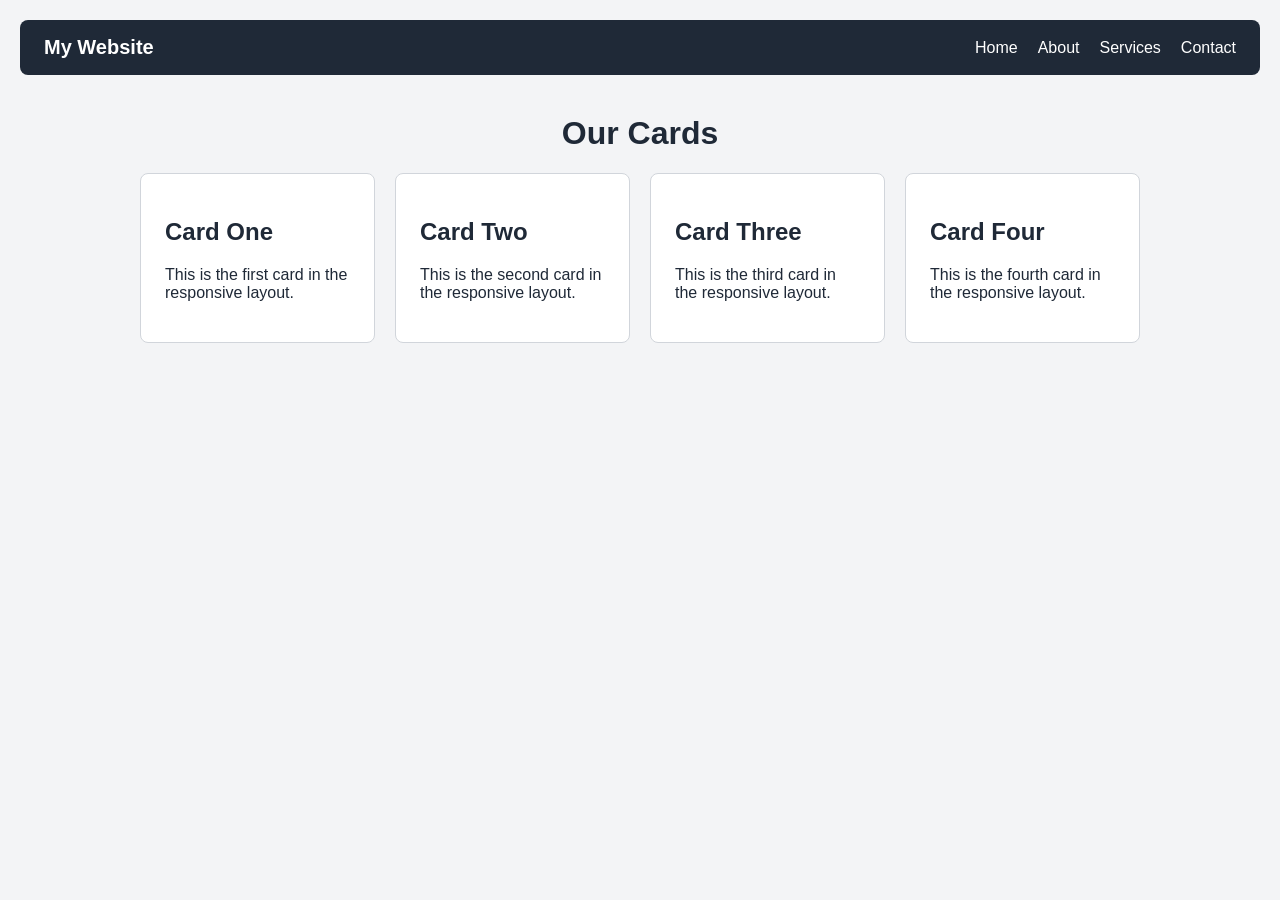
<file: ex00/index.htm>
<!DOCTYPE html>
<html lang="en">
<head>
    <meta charset="UTF-8">
    <meta name="viewport" content="width=device-width, initial-scale=1.0">
    <title>Flexbox Layout</title>
    <link rel="stylesheet" href="style.css">
</head>
<body>
    <header class="nav-container">
        <a class="logo" href="#">My Website</a>

        <nav class="nav-links">
            <a href="#">Home</a>
            <a href="#">About</a>
            <a href="#">Services</a>
            <a href="#">Contact</a>
        </nav>
    </header>

    <main>
        <h1>Our Cards</h1>

        <section class="card-container">
            <article class="card">
                <h2>Card One</h2>
                <p>This is the first card in the responsive layout.</p>
            </article>

            <article class="card">
                <h2>Card Two</h2>
                <p>This is the second card in the responsive layout.</p>
            </article>

            <article class="card">
                <h2>Card Three</h2>
                <p>This is the third card in the responsive layout.</p>
            </article>

            <article class="card">
                <h2>Card Four</h2>
                <p>This is the fourth card in the responsive layout.</p>
            </article>
        </section>
    </main>
</body>
</html>
</file>
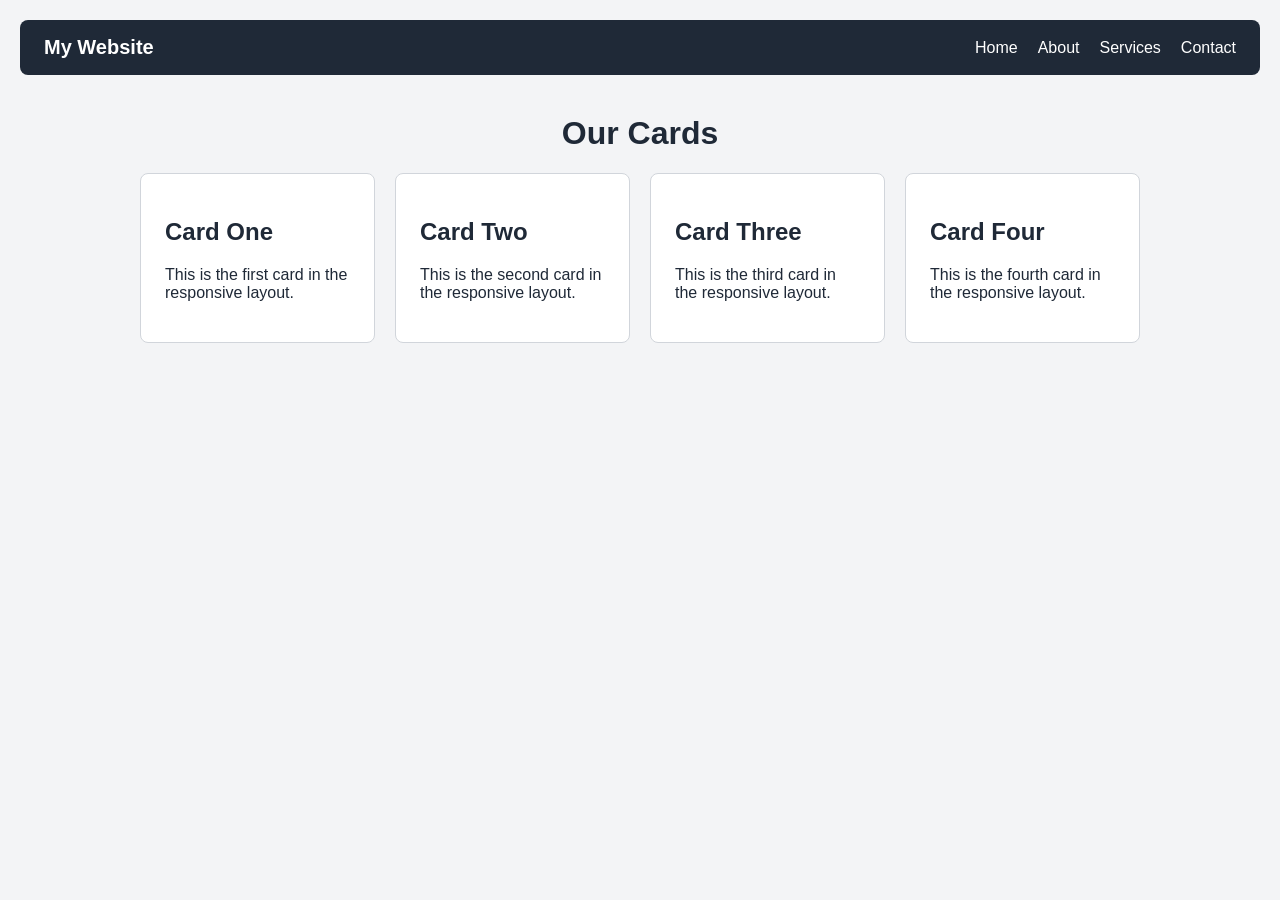
<file: ex00/index.html>
<!DOCTYPE html>
<html lang="en">
<head>
    <meta charset="UTF-8">
    <meta name="viewport" content="width=device-width, initial-scale=1.0">
    <title>Flexbox Layout</title>
    <link rel="stylesheet" href="style.css">
</head>
<body>
    <header class="nav-container">
        <a class="logo" href="#">My Website</a>

        <nav class="nav-links">
            <a href="#">Home</a>
            <a href="#">About</a>
            <a href="#">Services</a>
            <a href="#">Contact</a>
        </nav>
    </header>

    <main>
        <h1>Our Cards</h1>

        <section class="card-container">
            <article class="card">
                <h2>Card One</h2>
                <p>This is the first card in the responsive layout.</p>
            </article>

            <article class="card">
                <h2>Card Two</h2>
                <p>This is the second card in the responsive layout.</p>
            </article>

            <article class="card">
                <h2>Card Three</h2>
                <p>This is the third card in the responsive layout.</p>
            </article>

            <article class="card">
                <h2>Card Four</h2>
                <p>This is the fourth card in the responsive layout.</p>
            </article>
        </section>
    </main>
</body>
</html>
</file>
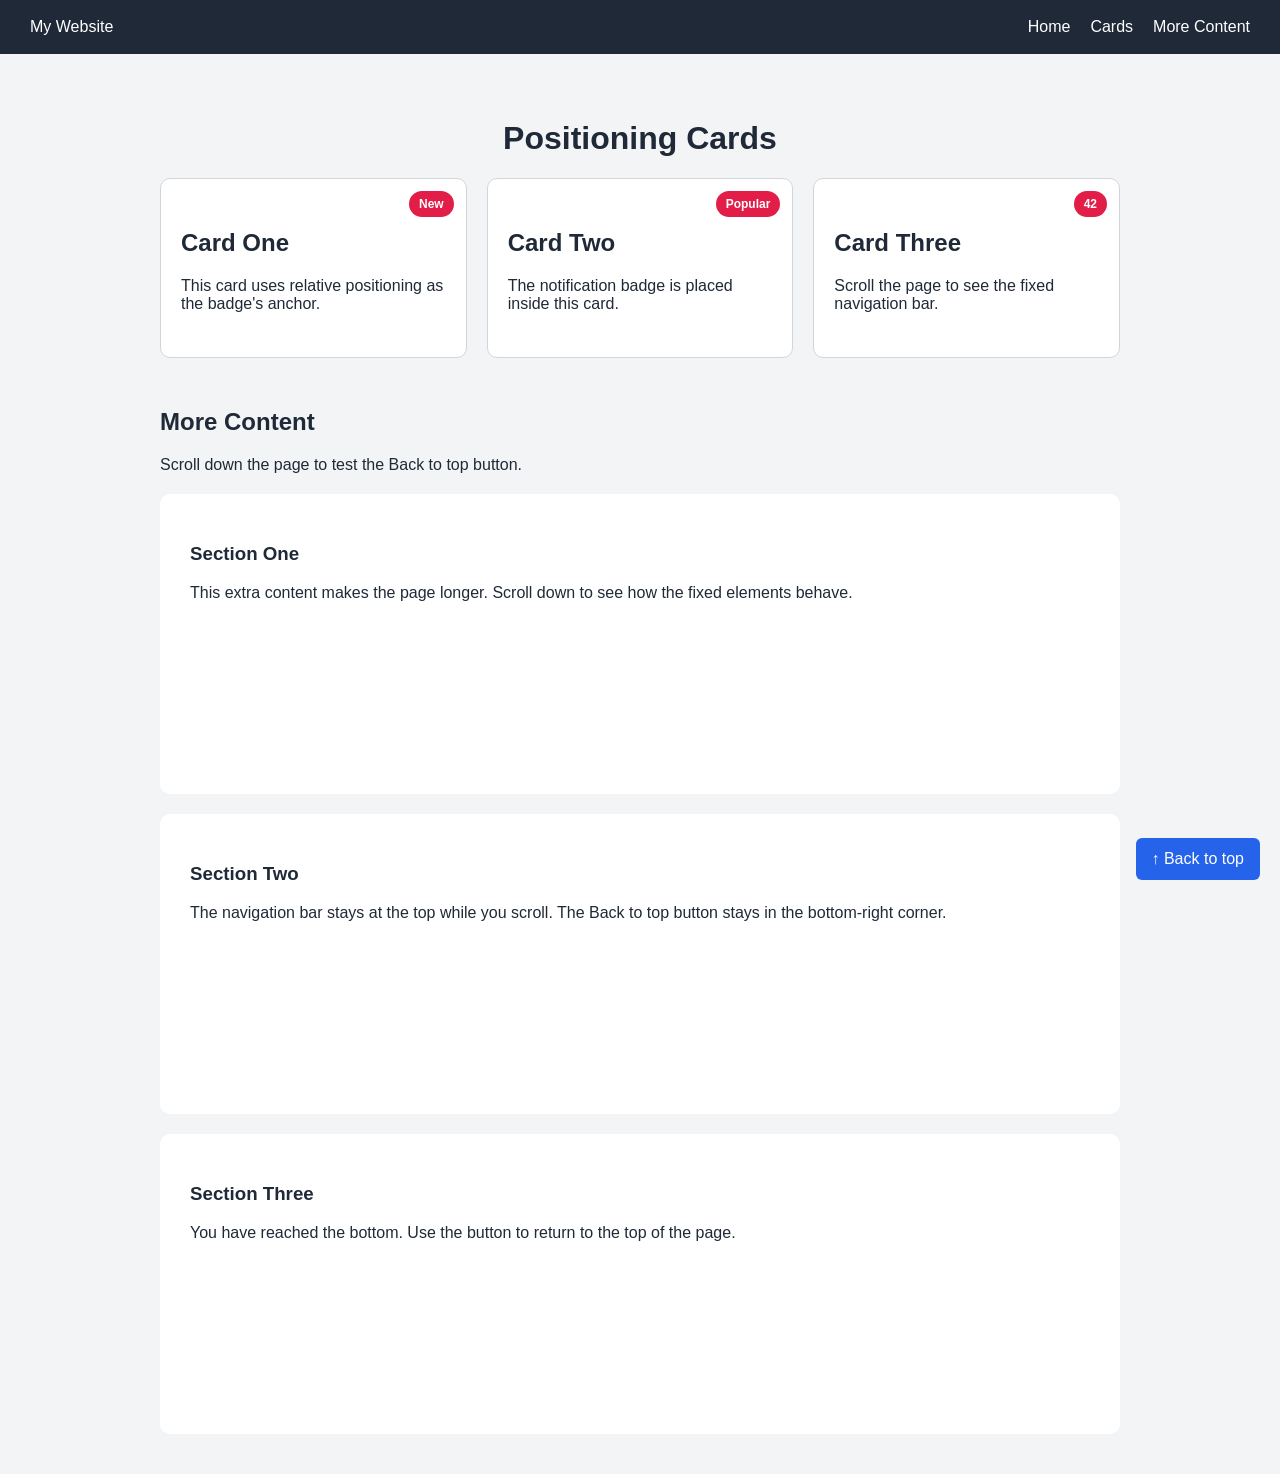
<file: ex01/index.html>
<!DOCTYPE html>
<html lang="en">
<head>
    <meta charset="UTF-8">
    <meta name="viewport" content="width=device-width, initial-scale=1.0">
    <title>CSS Positioning</title>
    <link rel="stylesheet" href="style.css">
</head>
<body id="top">
    <nav class="navbar">
        <a href="#top">My Website</a>
        <div>
            <a href="#top">Home</a>
            <a href="#cards">Cards</a>
            <a href="#more-content">More Content</a>
        </div>
    </nav>

    <main>
        <h1>Positioning Cards</h1>

        <section class="card-container" id="cards">
            <article class="card">
                <span class="badge">New</span>
                <h2>Card One</h2>
                <p>This card uses relative positioning as the badge's anchor.</p>
            </article>

            <article class="card">
                <span class="badge">Popular</span>
                <h2>Card Two</h2>
                <p>The notification badge is placed inside this card.</p>
            </article>

            <article class="card">
                <span class="badge">42</span>
                <h2>Card Three</h2>
                <p>Scroll the page to see the fixed navigation bar.</p>
            </article>
        </section>

        <section class="extra-content" id="more-content">
            <h2>More Content</h2>
            <p>Scroll down the page to test the Back to top button.</p>

            <article class="content-block">
                <h3>Section One</h3>
                <p>
                    This extra content makes the page longer.
                    Scroll down to see how the fixed elements behave.
                </p>
            </article>

            <article class="content-block">
                <h3>Section Two</h3>
                <p>
                    The navigation bar stays at the top while you scroll.
                    The Back to top button stays in the bottom-right corner.
                </p>
            </article>

            <article class="content-block">
                <h3>Section Three</h3>
                <p>
                    You have reached the bottom. Use the button to return
                    to the top of the page.
                </p>
            </article>
        </section>
    </main>

    <a class="back-to-top" href="#top">↑ Back to top</a>
</body>
</html>
</file>
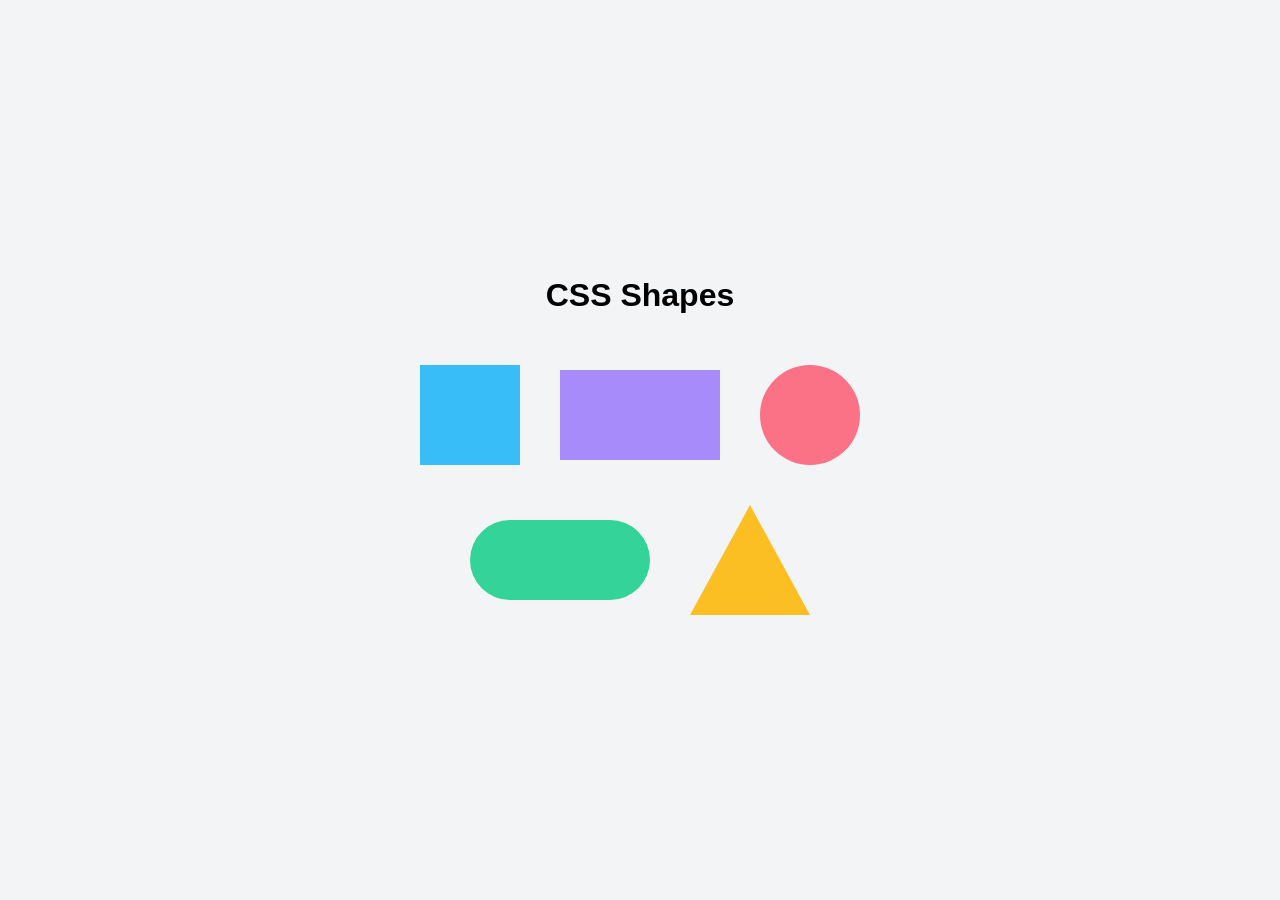
<file: ex02/index.html>
<!DOCTYPE html>
<html lang="en">
<head>
    <meta charset="UTF-8">
    <meta name="viewport" content="width=device-width, initial-scale=1.0">
    <title>CSS Shapes</title>
    <link rel="stylesheet" href="style.css">
</head>
<body>
    <main>
        <h1>CSS Shapes</h1>

        <section class="shapes">
            <div class="shape square"></div>
            <div class="shape rectangle"></div>
            <div class="shape circle"></div>
            <div class="shape capsule"></div>
            <div class="shape triangle"></div>
        </section>
    </main>
</body>
</html>
</file>
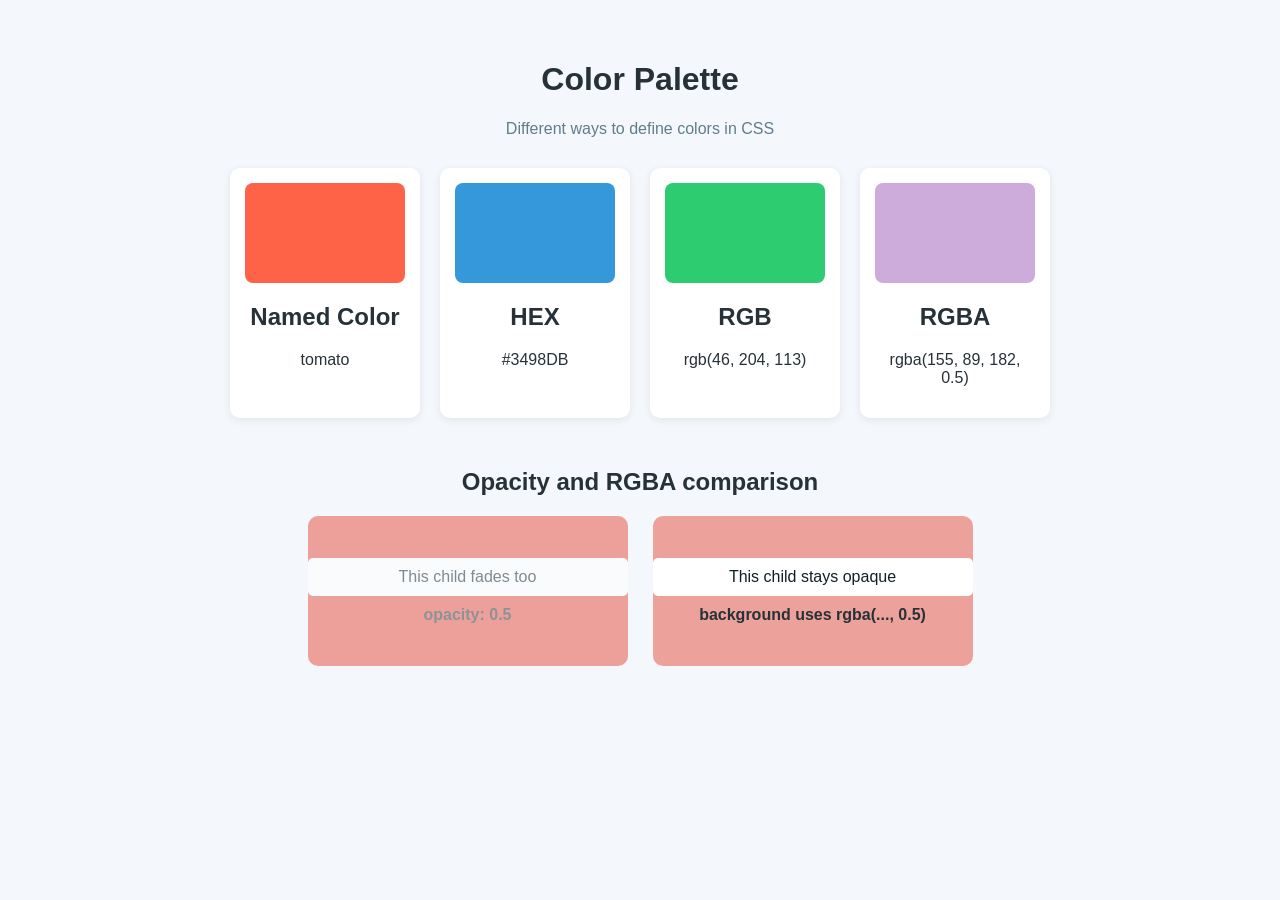
<file: ex03/index.html>
<!DOCTYPE html>
<html lang="en">
<head>
    <meta charset="UTF-8">
    <meta name="viewport" content="width=device-width, initial-scale=1.0">
    <title>Colors and Opacity</title>
    <link rel="stylesheet" href="style.css">
</head>
<body>
    <main class="container">
        <h1>Color Palette</h1>
        <p class="intro">Different ways to define colors in CSS</p>

        <section class="palette">
            <article class="color-card">
                <div class="swatch named-color"></div>
                <h2>Named Color</h2>
                <p>tomato</p>
            </article>

            <article class="color-card">
                <div class="swatch hex-color"></div>
                <h2>HEX</h2>
                <p>#3498DB</p>
            </article>

            <article class="color-card">
                <div class="swatch rgb-color"></div>
                <h2>RGB</h2>
                <p>rgb(46, 204, 113)</p>
            </article>

            <article class="color-card">
                <div class="swatch rgba-color"></div>
                <h2>RGBA</h2>
                <p>rgba(155, 89, 182, 0.5)</p>
            </article>
        </section>

        <h2>Opacity and RGBA comparison</h2>

        <section class="comparison">
            <div class="comparison-box opacity-box">
                <p class="child">This child fades too</p>
                <strong>opacity: 0.5</strong>
            </div>

            <div class="comparison-box rgba-box">
                <p class="child">This child stays opaque</p>
                <strong>background uses rgba(..., 0.5)</strong>
            </div>
        </section>
    </main>
</body>
</html>
</file>
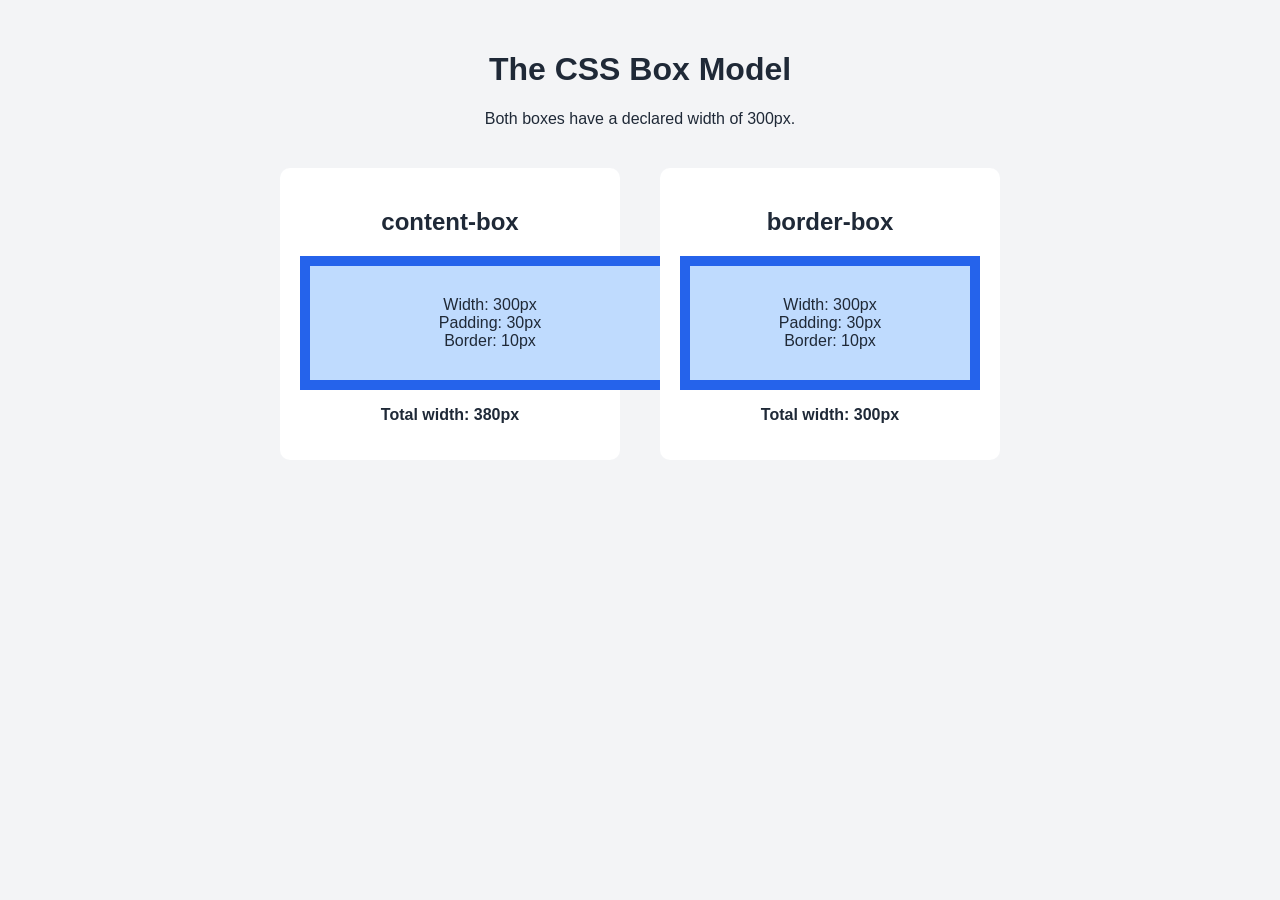
<file: ex04/index.html>
<!DOCTYPE html>
<html lang="en">
<head>
    <meta charset="UTF-8">
    <meta name="viewport" content="width=device-width, initial-scale=1.0">
    <title>The CSS Box Model</title>
    <link rel="stylesheet" href="style.css">
</head>
<body>
    <main class="container">
        <h1>The CSS Box Model</h1>
        <p>Both boxes have a declared width of 300px.</p>

        <section class="comparison">
            <article class="example">
                <h2>content-box</h2>
                <div class="box content-box">
                    Width: 300px<br>
                    Padding: 30px<br>
                    Border: 10px
                </div>
                <p class="total">Total width: 380px</p>
            </article>

            <article class="example">
                <h2>border-box</h2>
                <div class="box border-box">
                    Width: 300px<br>
                    Padding: 30px<br>
                    Border: 10px
                </div>
                <p class="total">Total width: 300px</p>
            </article>
        </section>
    </main>
</body>
</html>
</file>
<file: ex00/style.css>
* {
    box-sizing: border-box;
}

body {
    margin: 0;
    padding: 20px;
    font-family: Arial, sans-serif;
    color: #1f2937;
    background-color: #f3f4f6;
}

.nav-container {
    display: flex;
    justify-content: space-between;
    align-items: center;
    gap: 20px;
    padding: 16px 24px;
    background-color: #1f2937;
    border-radius: 8px;
}

.logo {
    color: white;
    font-size: 20px;
    font-weight: bold;
    text-decoration: none;
}

.nav-links {
    display: flex;
    gap: 20px;
}

.nav-links a {
    color: white;
    text-decoration: none;
}

.nav-links a:hover {
    color: #67e8f9;
}

main {
    max-width: 1000px;
    margin: 40px auto;
}

h1 {
    text-align: center;
}

.card-container {
    display: flex;
    flex-direction: row;
    flex-wrap: wrap;
    gap: 20px;
}

.card {
    flex: 1 1 220px;
    padding: 24px;
    background-color: white;
    border: 1px solid #d1d5db;
    border-radius: 8px;
}

@media (max-width: 600px) {
    .nav-container {
        align-items: flex-start;
        flex-direction: column;
    }

    .nav-links {
        flex-wrap: wrap;
    }
}
</file>
<file: ex01/style.css>
* {
    box-sizing: border-box;
}

html {
    scroll-behavior: smooth;
}

body {
    margin: 0;
    padding-top: 80px;
    font-family: Arial, sans-serif;
    color: #1f2937;
    background-color: #f3f4f6;
}

.navbar {
    position: fixed;
    top: 0;
    left: 0;
    z-index: 10;
    width: 100%;
    display: flex;
    justify-content: space-between;
    align-items: center;
    padding: 18px 30px;
    background-color: #1f2937;
}

.navbar a {
    color: white;
    text-decoration: none;
}

.navbar div {
    display: flex;
    gap: 20px;
}

main {
    max-width: 1000px;
    margin: 40px auto;
    padding: 0 20px;
}

h1,
main > h2 {
    text-align: center;
}

.card-container {
    display: flex;
    flex-wrap: wrap;
    gap: 20px;
}

.card {
    position: relative;
    flex: 1 1 250px;
    min-height: 180px;
    padding: 30px 20px 20px;
    background-color: white;
    border: 1px solid #d1d5db;
    border-radius: 10px;
}

.badge {
    position: absolute;
    top: 12px;
    right: 12px;
    z-index: 1;
    padding: 6px 10px;
    color: white;
    background-color: #e11d48;
    border-radius: 20px;
    font-size: 12px;
    font-weight: bold;
}

.extra-content {
    margin-top: 50px;
}

.content-block {
    min-height: 300px;
    margin: 20px 0;
    padding: 30px;
    background-color: white;
    border-radius: 10px;
}

.back-to-top {
    position: fixed;
    right: 20px;
    bottom: 20px;
    z-index: 10;
    padding: 12px 16px;
    color: white;
    background-color: #2563eb;
    border-radius: 6px;
    text-decoration: none;
}

@media (max-width: 500px) {
    .navbar {
        padding: 16px;
    }

    .navbar div {
        gap: 10px;
    }
}
</file>
<file: ex02/style.css>
* {
    box-sizing: border-box;
}

body {
    margin: 0;
    min-height: 100vh;
    display: flex;
    justify-content: center;
    align-items: center;
    font-family: Arial, sans-serif;
    background-color: #f3f4f6;
}

main {
    text-align: center;
}

.shapes {
    display: flex;
    flex-wrap: wrap;
    justify-content: center;
    align-items: center;
    gap: 40px;
    max-width: 700px;
    padding: 30px;
}

.shape {
    background-color: #38bdf8;
}

.square {
    width: 100px;
    height: 100px;
}

.rectangle {
    width: 160px;
    height: 90px;
    background-color: #a78bfa;
}

.circle {
    width: 100px;
    height: 100px;
    border-radius: 50%;
    background-color: #fb7185;
}

.capsule {
    width: 180px;
    height: 80px;
    border-radius: 40px;
    background-color: #34d399;
}

.triangle {
    width: 0;
    height: 0;
    background-color: transparent;
    border-left: 60px solid transparent;
    border-right: 60px solid transparent;
    border-bottom: 110px solid #fbbf24;
}
</file>
<file: ex03/style.css>
* {
    box-sizing: border-box;
}

body {
    margin: 0;
    padding: 40px 20px;
    font-family: Arial, sans-serif;
    color: #263238;
    background-color: #f4f7fb;
}

.container {
    max-width: 900px;
    margin: 0 auto;
    text-align: center;
}

.intro {
    color: #607d8b;
}

.palette {
    display: flex;
    flex-wrap: wrap;
    justify-content: center;
    gap: 20px;
    margin: 30px 0 50px;
}

.color-card {
    width: 190px;
    padding: 15px;
    background-color: white;
    border-radius: 10px;
    box-shadow: 0 2px 8px #00000015;
}

.swatch {
    height: 100px;
    border-radius: 8px;
}

.named-color {
    background-color: tomato;
}

.hex-color {
    background-color: #3498DB;
}

.rgb-color {
    background-color: rgb(46, 204, 113);
}

.rgba-color {
    background-color: rgba(155, 89, 182, 0.5);
}

.comparison {
    display: flex;
    flex-wrap: wrap;
    justify-content: center;
    gap: 25px;
    margin-top: 20px;
}

.comparison-box {
    width: 320px;
    min-height: 150px;
    display: flex;
    flex-direction: column;
    justify-content: center;
    gap: 10px;
    border-radius: 10px;
    background-color: #ffffff;
}

.opacity-box {
    background-color: #e74c3c;
    opacity: 0.5;
}

.rgba-box {
    background-color: rgba(231, 76, 60, 0.5);
}

.child {
    margin: 0;
    padding: 10px;
    color: #102027;
    background-color: white;
    border-radius: 5px;
}
</file>
<file: ex04/style.css>
/* Universal reset: includes pseudo-elements in box sizing */
*,
*::before,
*::after {
    box-sizing: border-box;
}

body {
    margin: 0;
    padding: 30px;
    font-family: Arial, sans-serif;
    color: #1f2937;
    background-color: #f3f4f6;
}

.container {
    max-width: 900px;
    margin: 0 auto;
    text-align: center;
}

.comparison {
    display: flex;
    flex-wrap: wrap;
    justify-content: center;
    align-items: flex-start;
    gap: 40px;
    margin-top: 40px;
}

.example {
    width: 340px;
    padding: 20px;
    background-color: white;
    border-radius: 10px;
}

.box {
    width: 300px;
    padding: 30px;
    border: 10px solid #2563eb;
    background-color: #bfdbfe;
    text-align: center;
}

/* The declared 300px is only the content width */
.content-box {
    box-sizing: content-box;
}

/* The declared 300px includes content, padding, and border */
.border-box {
    box-sizing: border-box;
}

.total {
    font-weight: bold;
}
</file>
